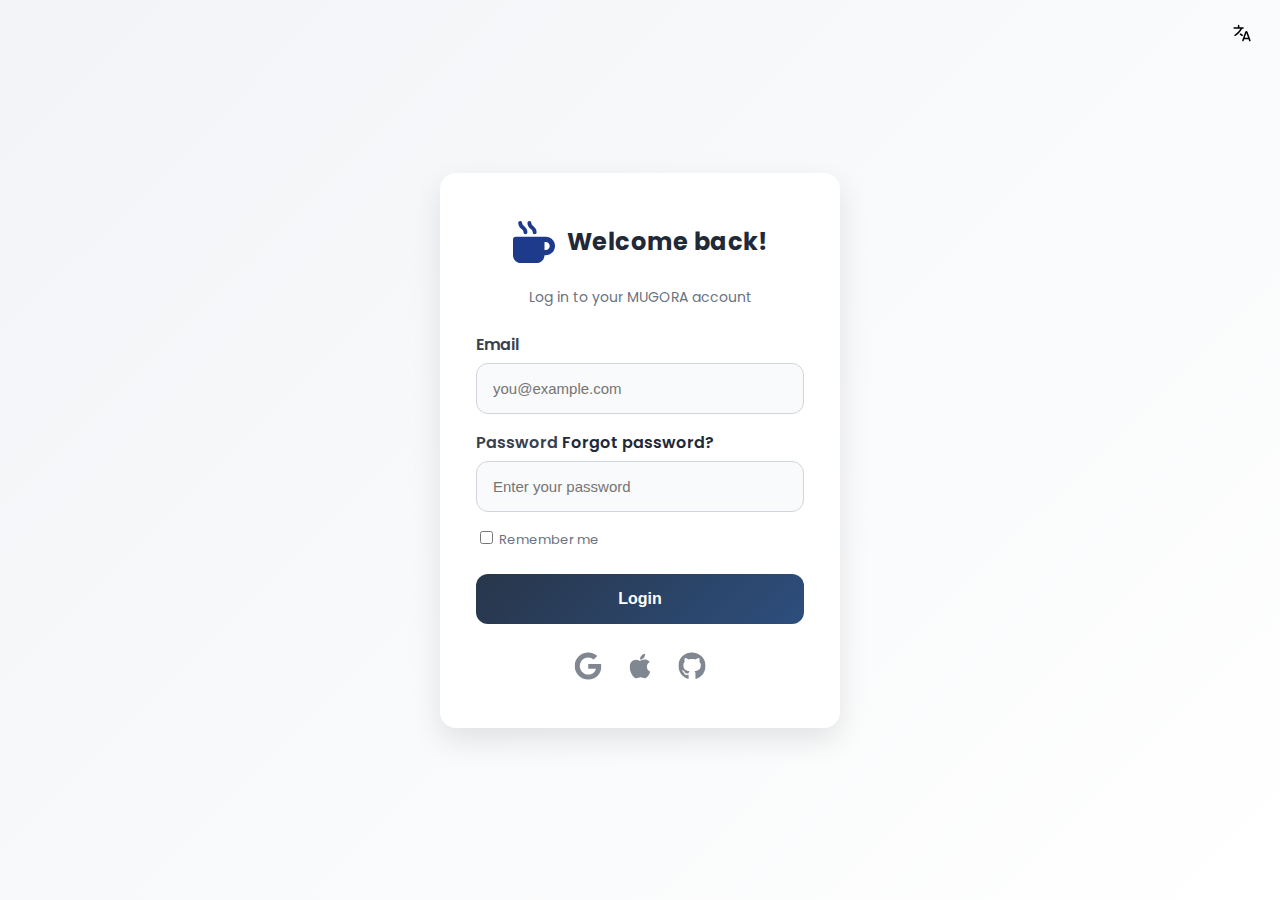
<file: dashboard/login.html>
<!DOCTYPE html>
<html lang="en" dir="ltr">
<head>
  <meta charset="UTF-8" />
  <meta name="viewport" content="width=device-width, initial-scale=1.0" />
  <title>Login – MUGORA</title>
  <link rel="stylesheet" href="css/login.css" />
  <link href="https://fonts.googleapis.com/css2?family=Poppins:wght@400;600;700&display=swap" rel="stylesheet">
  <link rel="icon" type="image/svg+xml" href="image/logo.svg" />
  <script defer src="js/login.js"></script>
  <style>
    .lang-btn {
      position: absolute;
      top: 20px;
      right: 20px;
      background: none;
      border: none;
      cursor: pointer;
    }
    .lang-btn img {
      width: 24px;
      height: 24px;
    }
    body[dir="rtl"] .login-box {
      text-align: right;
    }
    body[dir="rtl"] .form-group label,
    body[dir="rtl"] .form-group input,
    body[dir="rtl"] .extra-options label {
      display: block;
      text-align: right;
    }
    body[dir="rtl"] .forgot-link {
      float: left;
    }
  </style>
 
</head>
<body>
  <button id="lang-toggle" class="lang-btn">
    <img src="image/language-svgrepo-com.svg" alt="Change Language" />
  </button>
  <div class="login-box">
    <div class="logo-title">
      <img src="image/logo.svg" alt="MUGORA Logo" />
      <h2>Welcome back!</h2>
    </div>

    <p class="greeting">Log in to your MUGORA account</p>

    <form>
      <div class="form-group">
        <label for="email">Email</label>
        <input type="email" id="email" placeholder="you@example.com" required />
      </div>

      <div class="form-group">
        <label for="password">Password <a href="forgot-password.html" class="forgot-link">Forgot password?</a></label>
        <input type="password" id="password" placeholder="Enter your password" required />
      </div>

      <div class="extra-options">
        <label for="remember">
          <input type="checkbox" id="remember" /> Remember me
        </label>
      </div>

      <button type="submit">Login</button>

      <div class="social-login">
        <img src="image/google.svg" alt="Login with Google" />
        <img src="image/apple.svg" alt="Login with Apple" />
        <img src="image/github.svg" alt="Login with GitHub" />
      </div>
    </form>
  </div>
</body>
</html>
</file>
<file: dashboard/css/login.css>
/* login.css - Premium Style for MUGORA */
body {
  margin: 0;
  padding: 0;
  font-family: 'Poppins', sans-serif;
  background: linear-gradient(135deg, #f2f4f7, #ffffff);
  height: 100vh;
  display: flex;
  align-items: center;
  justify-content: center;
  direction: ltr;
}

html[dir="rtl"] body {
  direction: rtl;
}

.login-box {
  background: #ffffff;
  padding: 48px 36px;
  border-radius: 16px;
  box-shadow: 0 12px 30px rgba(0, 0, 0, 0.1);
  width: 100%;
  max-width: 400px;
  transition: all 0.3s ease-in-out;
  box-sizing: border-box;
}

.logo-title {
  display: flex;
  align-items: center;
  justify-content: center;
  gap: 12px;
  margin-bottom: 24px;
  flex-direction: row;
}

html[dir="rtl"] .logo-title {
  flex-direction: row-reverse;
}

.logo-title img {
  height: 42px;
}

.logo-title h2 {
  margin: 0;
  font-size: 24px;
  color: #1f2937;
  font-weight: 700;
  letter-spacing: 0.5px;
}

.login-box .greeting {
  text-align: center;
  font-size: 14px;
  color: #6b7280;
  margin-bottom: 24px;
}

.form-group {
  display: flex;
  flex-direction: column;
  gap: 6px;
  margin-bottom: 16px;
}

.form-group label {
  font-size: 16px;
  font-weight: 600;
  color: #374151;
  text-align: left;
  width: 100%;
}

html[dir="rtl"] .form-group label {
  text-align: right;
}

.form-group input {
  display: block;
  width: 100%;
  padding: 16px 16px;
  border: 1px solid #d1d5db;
  border-radius: 12px;
  font-size: 15px;
  background-color: #f9fafb;
  transition: border-color 0.3s, background 0.3s;
  box-sizing: border-box;
  direction: ltr;
}

html[dir="rtl"] .form-group input {
  text-align: right;
  direction: rtl;
}

.extra-options {
  display: flex;
  justify-content: space-between;
  align-items: center;
  font-size: 13px;
  color: #6b7280;
  margin-top: 8px;
  margin-bottom: 24px;
  gap: 10px;
  flex-direction: row;
}

html[dir="rtl"] .extra-options {
  flex-direction: row-reverse;
  text-align: right;
}

.extra-options label {
  flex: 1;
  white-space: nowrap;
}

.forgot-link {
  color:  #1f2937;
  text-decoration: none;
}

.forgot-link:hover {
  text-decoration: underline;
}

.login-box button {
  display: block;
  width: 100%;
  background: linear-gradient(135deg,  #28364a,  #2d4e7d);
  color: #ffffff;
  border: none;
  padding: 16px;
  border-radius: 12px;
  font-size: 16px;
  font-weight: 600;
  cursor: pointer;
  transition: transform 0.2s, box-shadow 0.2s;
  box-sizing: border-box;
}

.login-box button:hover {
  transform: translateY(-2px);
  box-shadow: 0 8px 20px  #1f2937;
}

.social-login {
  display: flex;
  justify-content: center;
  gap: 24px;
  margin-top: 28px;
  flex-direction: row;
}

.social-login img {
  width: 28px;
  height: 28px;
  cursor: pointer;
  opacity: 0.7;
  transition: opacity 0.2s ease;
}

.social-login img:hover {
  opacity: 1;
}

.error {
  color: #dc2626;
  font-size: 14px;
  display: none;
  margin-top: 10px;
  font-weight: 500;
}

.language-toggle {
  position: absolute;
  top: 24px;
  right: 24px;
  z-index: 999;
}

.language-toggle img {
  width: 26px;
  height: 26px;
  cursor: pointer;
  opacity: 0.8;
  transition: opacity 0.2s;
}

.language-toggle img:hover {
  opacity: 1;
}

.social-login {
  flex-direction: row;
}
</file>
